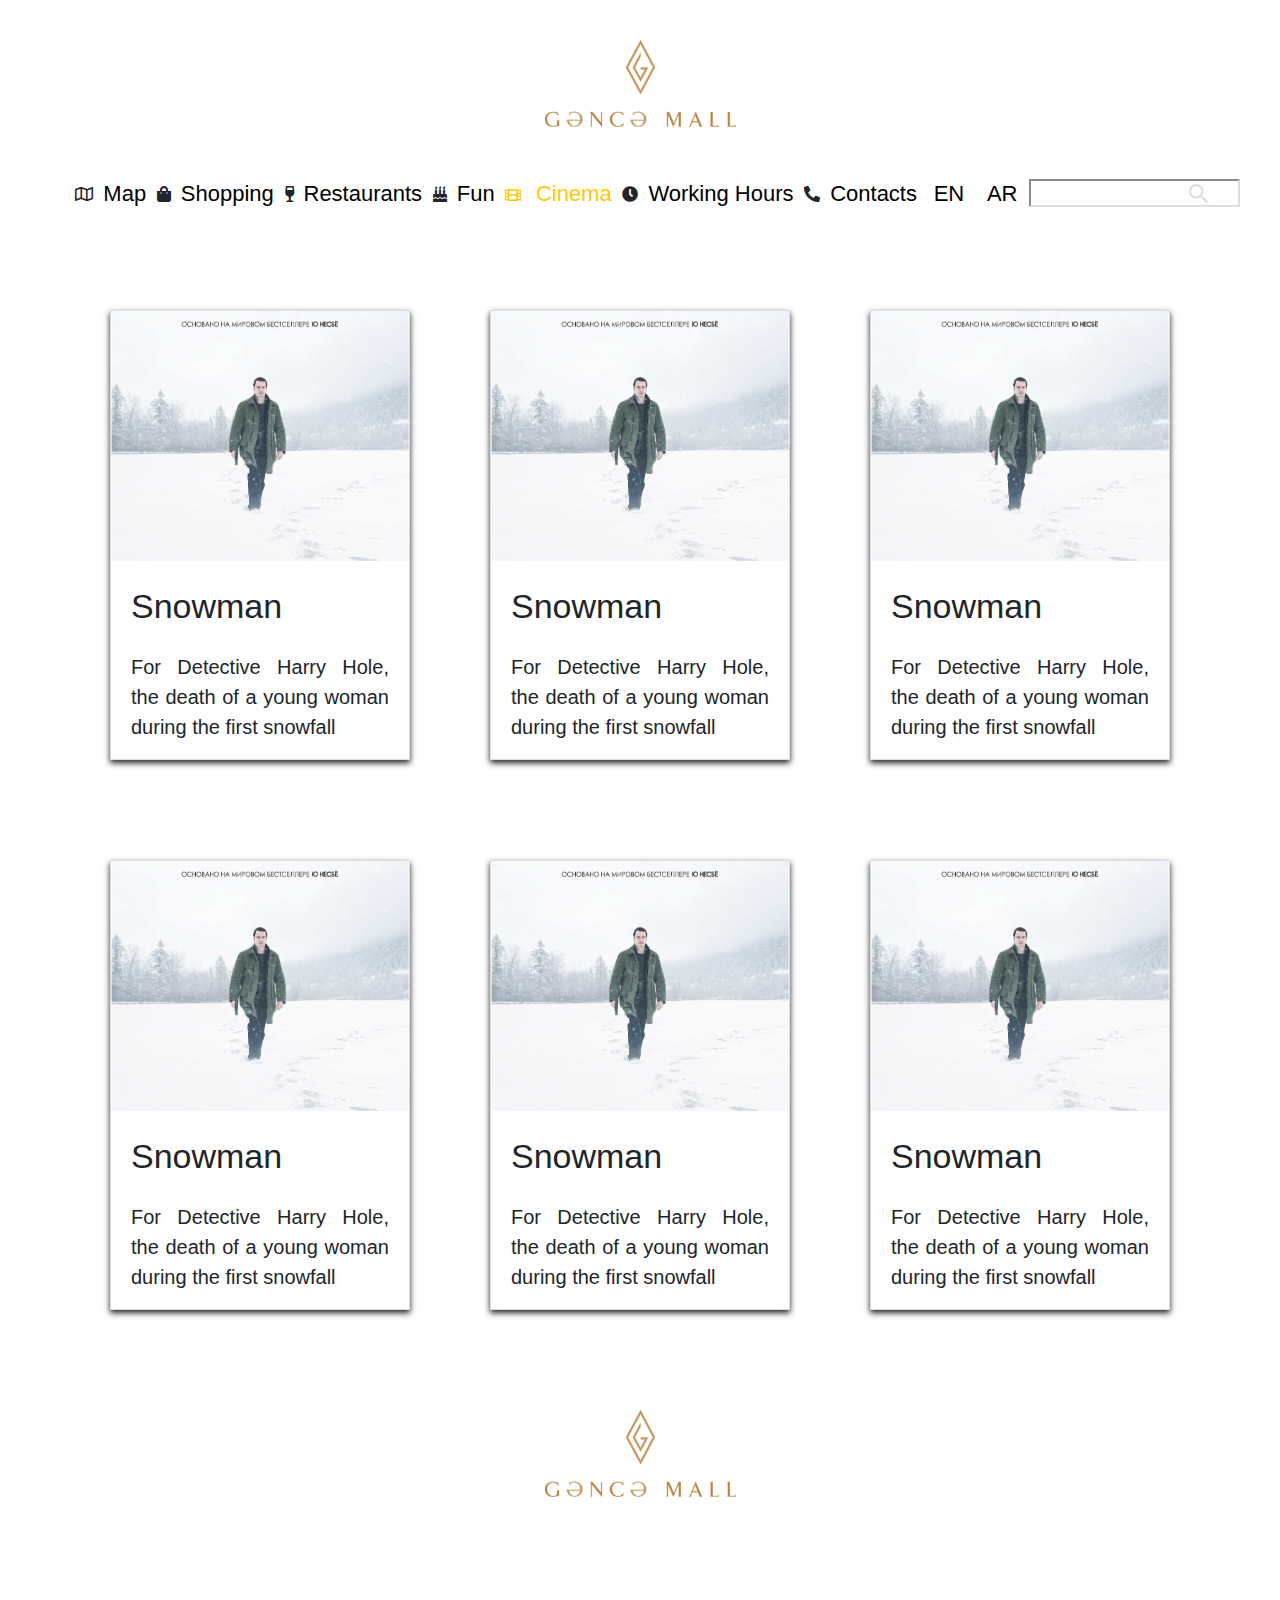
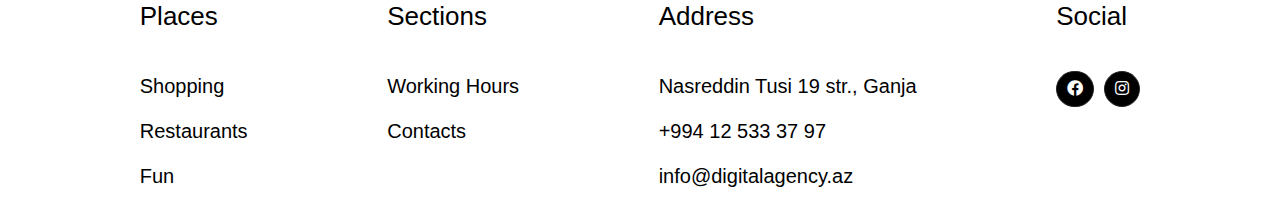
<file: index.html>
<!DOCTYPE html>
<html>
    <head>
        <meta charset="utf-8" />
        <meta name="description" content="......" />
        <meta name="author" content="bassam osama" />
        <title>Cinema page</title>
        <link rel="stylesheet" href="css/lib/all.min.css" />
        <link rel="stylesheet" href="css/lib/bootstrap.css" />
        <link rel="stylesheet" href="css/style.css" />
        <link rel="stylesheet" href="css/media.css" />
    </head>
    <body>
        <nav>
            <div class="container">
                <div class="content">
                        <div class="logo">
                            <img src="images/logo.png">
                        </div>
                    <div class="nav-items">
                        <ul class="items">
                          <li class="nav-items-logo">
                              <i class="far fa-map"></i>
                              <a href="map-page.html" class="nav-items-text">Map</a>
                          </li>
                          <li class="nav-items-logo">
                              <i class="fas fa-shopping-bag"></i>
                              <a href="article-page.html" class="nav-items-text">Shopping</a>
                          </li>
                          <li class="nav-items-logo">
                              <i class="fas fa-wine-glass-alt"></i>
                              <a href="#" class="nav-items-text">Restaurants</a>
                          </li>
                          <li class="nav-items-logo">
                              <i class="fas fa-birthday-cake"></i>
                              <a href="news-page.html" class="nav-items-text">Fun</a>
                          </li>
                          <li class="nav-items-logo-active">
                              <i class="fas fa-film"></i>
                              <a href="#" class="nav-items-text-active">Cinema</a>
                          </li>
                          <li class="nav-items-logo">
                              <i class="fas fa-clock"></i>
                              <a href="#" class="nav-items-text">Working Hours</a>
                          </li>
                          <li class="nav-items-logo">
                              <i class="fas fa-phone-alt"></i>
                              <a href="#" class="nav-items-text">Contacts</a>
                          </li>
                        </ul>
                        <div class="languages">
                          <a href="#" class="lang">EN</a>
                          <a href="#" class="lang">AR</a> 
                        </div>
                        <div class="search-bar">
                          <input type="text" class="search-input">  
                          <img src="images/search.png" class="search-icon">
                        </div>
                    </div>
                </div>
            </div>
        </nav>
        <main>
            <div class="container">
                <div class="content">
                    <div class="movies">
                        <div class="col-4">
                         <div class="movie">
                          <a href="movie-page.html"><img src="images/iceman.png" class="film-img"></a>
                          <div class="text">
                           <div class="name">Snowman</div>
                           <p class="des">For Detective Harry Hole, the death of a young woman during the first snowfall</p>
                          </div>
                         </div>
                        </div>
                        <div class="col-4">
                         <div class="movie">
                            <a href="movie-page.html"><img src="images/iceman.png" class="film-img"></a>
                          <div class="text">
                           <div class="name">Snowman</div>
                           <p class="des">For Detective Harry Hole, the death of a young woman during the first snowfall</p>
                          </div>
                         </div>
                        </div>
                        <div class="col-4">
                         <div class="movie">
                            <a href="movie-page.html"><img src="images/iceman.png" class="film-img"></a>
                          <div class="text">
                           <div class="name">Snowman</div>
                           <p class="des">For Detective Harry Hole, the death of a young woman during the first snowfall</p>
                          </div>
                         </div>
                        </div>
                    </div>
                    <div class="movies">
                        <div class="col-4">
                         <div class="movie">
                            <a href="movie-page.html"><img src="images/iceman.png" class="film-img"></a>
                          <div class="text">
                           <div class="name">Snowman</div>
                           <p class="des">For Detective Harry Hole, the death of a young woman during the first snowfall</p>
                          </div>
                         </div>
                        </div>
                        <div class="col-4">
                         <div class="movie">
                            <a href="movie-page.html"><img src="images/iceman.png" class="film-img"></a>
                          <div class="text">
                           <div class="name">Snowman</div>
                           <p class="des">For Detective Harry Hole, the death of a young woman during the first snowfall</p>
                          </div>
                         </div>
                        </div>
                        <div class="col-4">
                         <div class="movie">
                            <a href="movie-page.html"><img src="images/iceman.png" class="film-img"></a>
                          <div class="text">
                           <div class="name">Snowman</div>
                           <p class="des">For Detective Harry Hole, the death of a young woman during the first snowfall</p>
                          </div>
                         </div>
                        </div>
                    </div>
                </div>
            </div>
        </main>
        <footer>
            <div class="container">
                <div class="content">
                    <div class="header">
                        <img src="images/logo.png">
                    </div>
                    <div class="footer-items">
                        <div class="footer-list">
                            <div class="item-header">
                                <a href="#" class="item-header">Places</a>
                            </div>
                            <div class="item-selections"> 
                                <a href="#" class="item-selections">Shopping</a>
                            </div>
                            <div class="item-selections">
                                <a href="#" class="item-selections">Restaurants</a>
                            </div>
                            <div class="item-selections">
                                <a href="#" class="item-selections">Fun</a>
                            </div>
                        </div>
                        <div class="footer-list">
                            <div class="item-header">
                                <a href="#" class="item-header">Sections</a>
                            </div>
                            <div class="item-selections"> 
                                <a href="#" class="item-selections">Working Hours</a>
                            </div>
                            <div class="item-selections">
                                <a href="#" class="item-selections">Contacts</a>
                            </div>
                        </div>
                        <div class="footer-list">
                            <div class="item-header">
                                <a href="#" class="item-header">Address</a>
                            </div>
                            <div class="item-selections"> 
                                <a href="#" class="item-selections">Nasreddin Tusi 19 str., Ganja</a>
                            </div>
                            <div class="item-selections">
                                <a href="tel:+994-12-533-37-97" class="item-selections">+994 12 533 37 97</a>
                            </div>
                            <div class="item-selections">
                                <a href="mailto:info@google.com" class="item-selections">info@digitalagency.az</a>
                            </div>
                        </div>
                        <div class="footer-list">
                            <div class="item-header">
                                <a href="#" class="item-header">Social</a>
                            </div>
                            <div class="social">
                                <div class="face">
                                <a href="#" class="social-link"><i class="fab fa-facebook"></i></a>
                                </div>
                                <div class="insta">
                                <a href="#" class="social-link"><i class="fab fa-instagram"></i></a>
                                </div>
                            </div>
                        </div>
                    </div>    
                </div>
            </div>
        </footer>
         <script src="js/lib/jquery.slim.min.js"></script>
         <script src="js/lib/bootstrap.bundle.min.js"></script>
    </body>
</html>
</file>
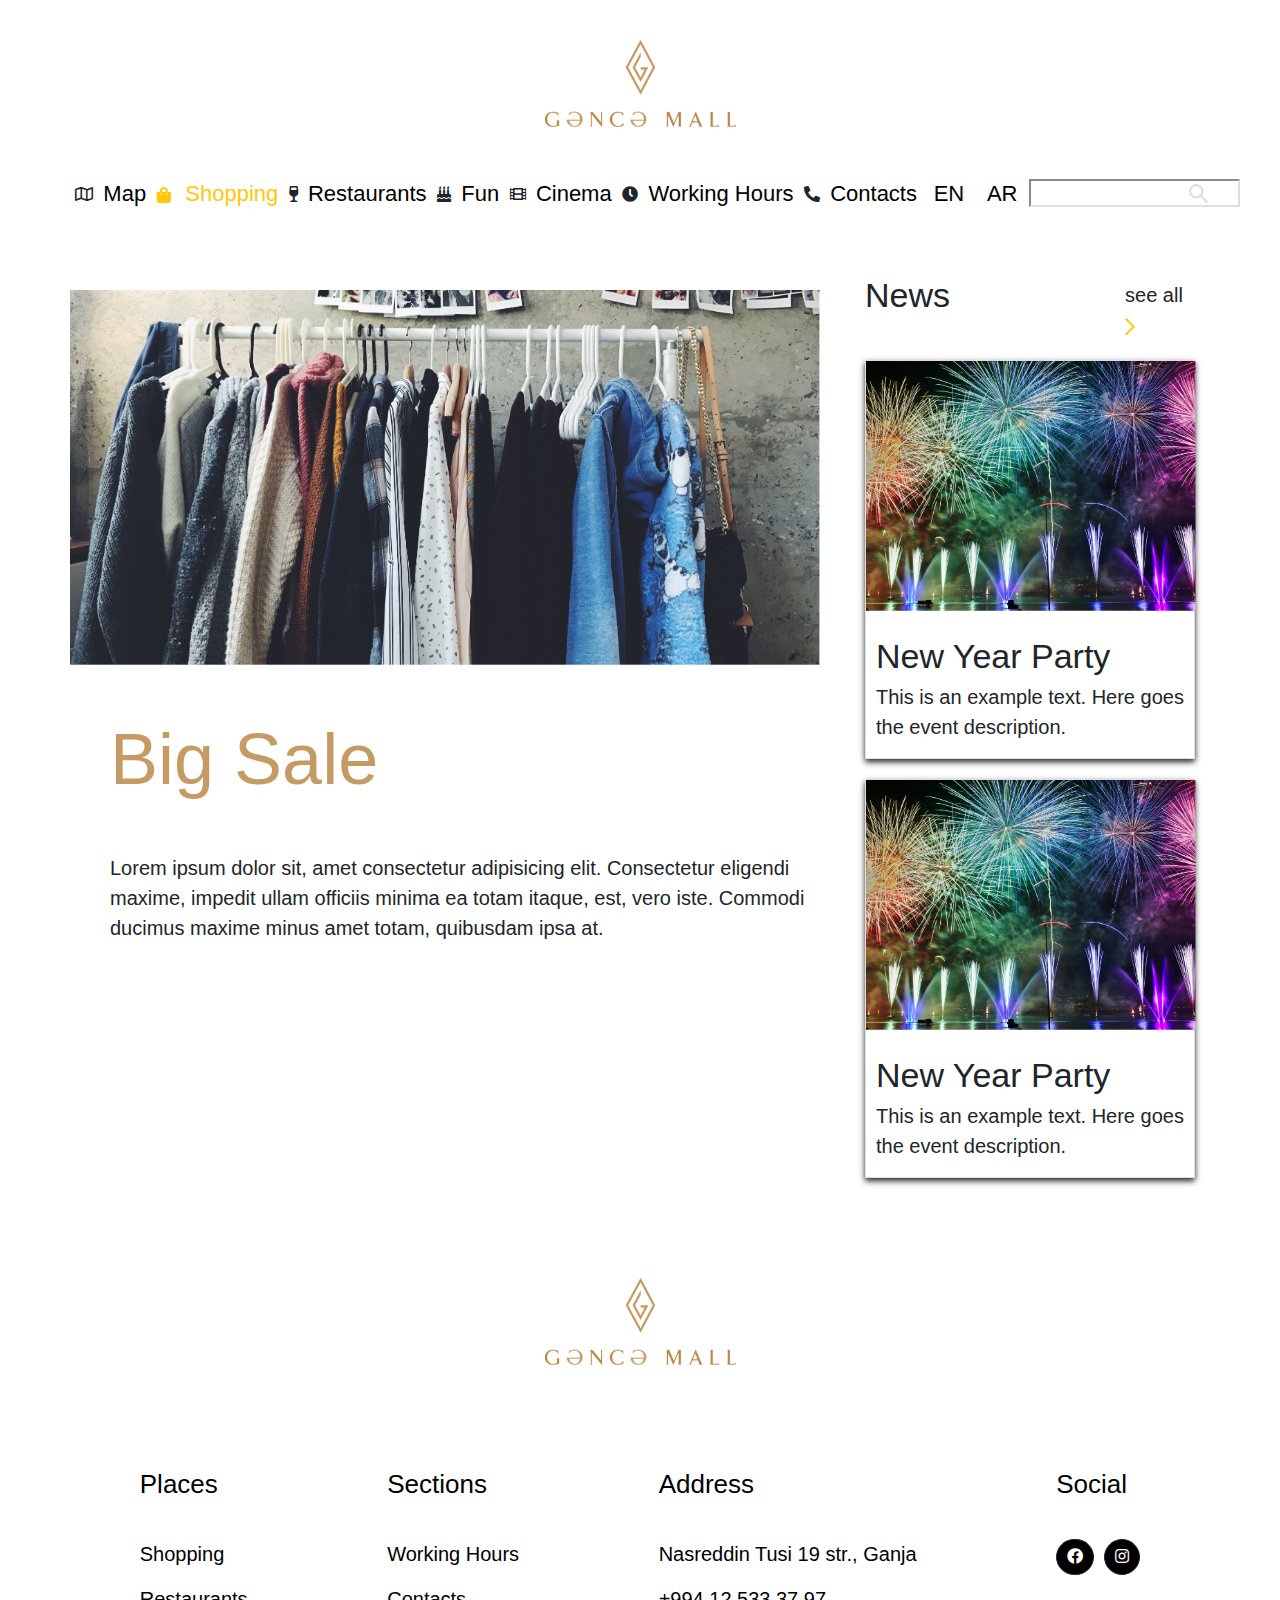
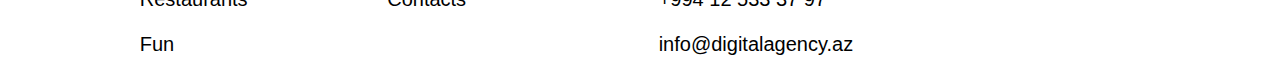
<file: article-page.html>
<!DOCTYPE html>
<html>
    <head>
        <meta charset="utf-8" />
        <meta name="description" content="......" />
        <meta name="author" content="bassam osama" />
        <title>Article page</title>
        <link rel="stylesheet" href="css/lib/all.min.css" />
        <link rel="stylesheet" href="css/lib/bootstrap.css" />
        <link rel="stylesheet" href="css/style.css" />
        <link rel="stylesheet" href="css/media.css" />
    </head>
    <body>
        <nav>
            <div class="container">
                <div class="content">
                        <div class="logo">
                            <img src="images/logo.png">
                        </div>
                    <div class="nav-items">
                        <ul class="items">
                          <li class="nav-items-logo">
                              <i class="far fa-map"></i>
                              <a href="map-page.html" class="nav-items-text">Map</a>
                          </li>
                          <li class="nav-items-logo-active">
                              <i class="fas fa-shopping-bag"></i>
                              <a href="#" class="nav-items-text-active">Shopping</a>
                          </li>
                          <li class="nav-items-logo">
                              <i class="fas fa-wine-glass-alt"></i>
                              <a href="#" class="nav-items-text">Restaurants</a>
                          </li>
                          <li class="nav-items-logo">
                              <i class="fas fa-birthday-cake"></i>
                              <a href="news-page.html" class="nav-items-text">Fun</a>
                          </li>
                          <li class="nav-items-logo">
                              <i class="fas fa-film"></i>
                              <a href="index.html" class="nav-items-text">Cinema</a>
                          </li>
                          <li class="nav-items-logo">
                              <i class="fas fa-clock"></i>
                              <a href="#" class="nav-items-text">Working Hours</a>
                          </li>
                          <li class="nav-items-logo">
                              <i class="fas fa-phone-alt"></i>
                              <a href="#" class="nav-items-text">Contacts</a>
                          </li>
                        </ul>
                        <div class="languages">
                          <a href="#" class="lang">EN</a>
                          <a href="#" class="lang">AR</a> 
                        </div>
                        <div class="search-bar">
                          <input type="text" class="search-input">  
                          <img src="images/search.png" class="search-icon">
                        </div>
                    </div>
                </div>
            </div>
        </nav>
        <main>
            <div class="container">
                <div class="content">
                  <div class="row">
                   <div class="col-8">
                    <div class="shopping-left">
                        <img src="images/clothes.png">
                    </div>
                    <div class="big-sale">
                        <span>Big Sale</span>
                    </div>
                    <div class="des">
                        <p>Lorem ipsum dolor sit, amet consectetur adipisicing elit. Consectetur eligendi maxime, impedit ullam officiis minima ea totam itaque, est, vero iste. Commodi ducimus maxime minus amet totam, quibusdam ipsa at.</p>
                    </div>
                   </div>
                   <div class="col-4"> 
                    <div class="shopping-right">
                       <div class="col">
                        <div class="new">
                            <div><span>News</span></div>
                            <div class="see-all">
                                <span>see all</span>
                                <img src="images/arrow-right.png">
                            </div>
                        </div>   
                        <div class="movie">
                            <img src="images/festival.png" class="film-img">
                            <div class="text">
                             <div class="name">New Year Party</div>
                             <p class="des">This is an example text. Here goes the event description.</p>
                            </div>
                        </div>
                        <div class="movie">
                            <img src="images/festival.png" class="film-img">
                            <div class="text">
                             <div class="name">New Year Party</div>
                             <p class="des">This is an example text. Here goes the event description.</p>
                            </div>
                        </div>
                       </div>    
                    </div>
                   </div>
                  </div>  
                </div>
            </div>
        </main>
        <footer>
            <div class="container">
                <div class="content">
                    <div class="header">
                        <img src="images/logo.png">
                    </div>
                    <div class="footer-items">
                        <div class="footer-list">
                            <div class="item-header">
                                <a href="#" class="item-header">Places</a>
                            </div>
                            <div class="item-selections"> 
                                <a href="#" class="item-selections">Shopping</a>
                            </div>
                            <div class="item-selections">
                                <a href="#" class="item-selections">Restaurants</a>
                            </div>
                            <div class="item-selections">
                                <a href="#" class="item-selections">Fun</a>
                            </div>
                        </div>
                        <div class="footer-list">
                            <div class="item-header">
                                <a href="#" class="item-header">Sections</a>
                            </div>
                            <div class="item-selections"> 
                                <a href="#" class="item-selections">Working Hours</a>
                            </div>
                            <div class="item-selections">
                                <a href="#" class="item-selections">Contacts</a>
                            </div>
                        </div>
                        <div class="footer-list">
                            <div class="item-header">
                                <a href="#" class="item-header">Address</a>
                            </div>
                            <div class="item-selections"> 
                                <a href="#" class="item-selections">Nasreddin Tusi 19 str., Ganja</a>
                            </div>
                            <div class="item-selections">
                                <a href="tel:+994-12-533-37-97" class="item-selections">+994 12 533 37 97</a>
                            </div>
                            <div class="item-selections">
                                <a href="mailto:info@google.com" class="item-selections">info@digitalagency.az</a>
                            </div>
                        </div>
                        <div class="footer-list">
                            <div class="item-header">
                                <a href="#" class="item-header">Social</a>
                            </div>
                            <div class="social">
                                <div class="face">
                                <a href="#" class="social-link"><i class="fab fa-facebook"></i></a>
                                </div>
                                <div class="insta">
                                <a href="#" class="social-link"><i class="fab fa-instagram"></i></a>
                                </div>
                            </div>
                        </div>
                    </div>    
                </div>
            </div>
        </footer>
        <script src="js/lib/jquery.slim.min.js"></script>
        <script src="js/lib/bootstrap.bundle.min.js"></script>
    </body>
</html>
</file>
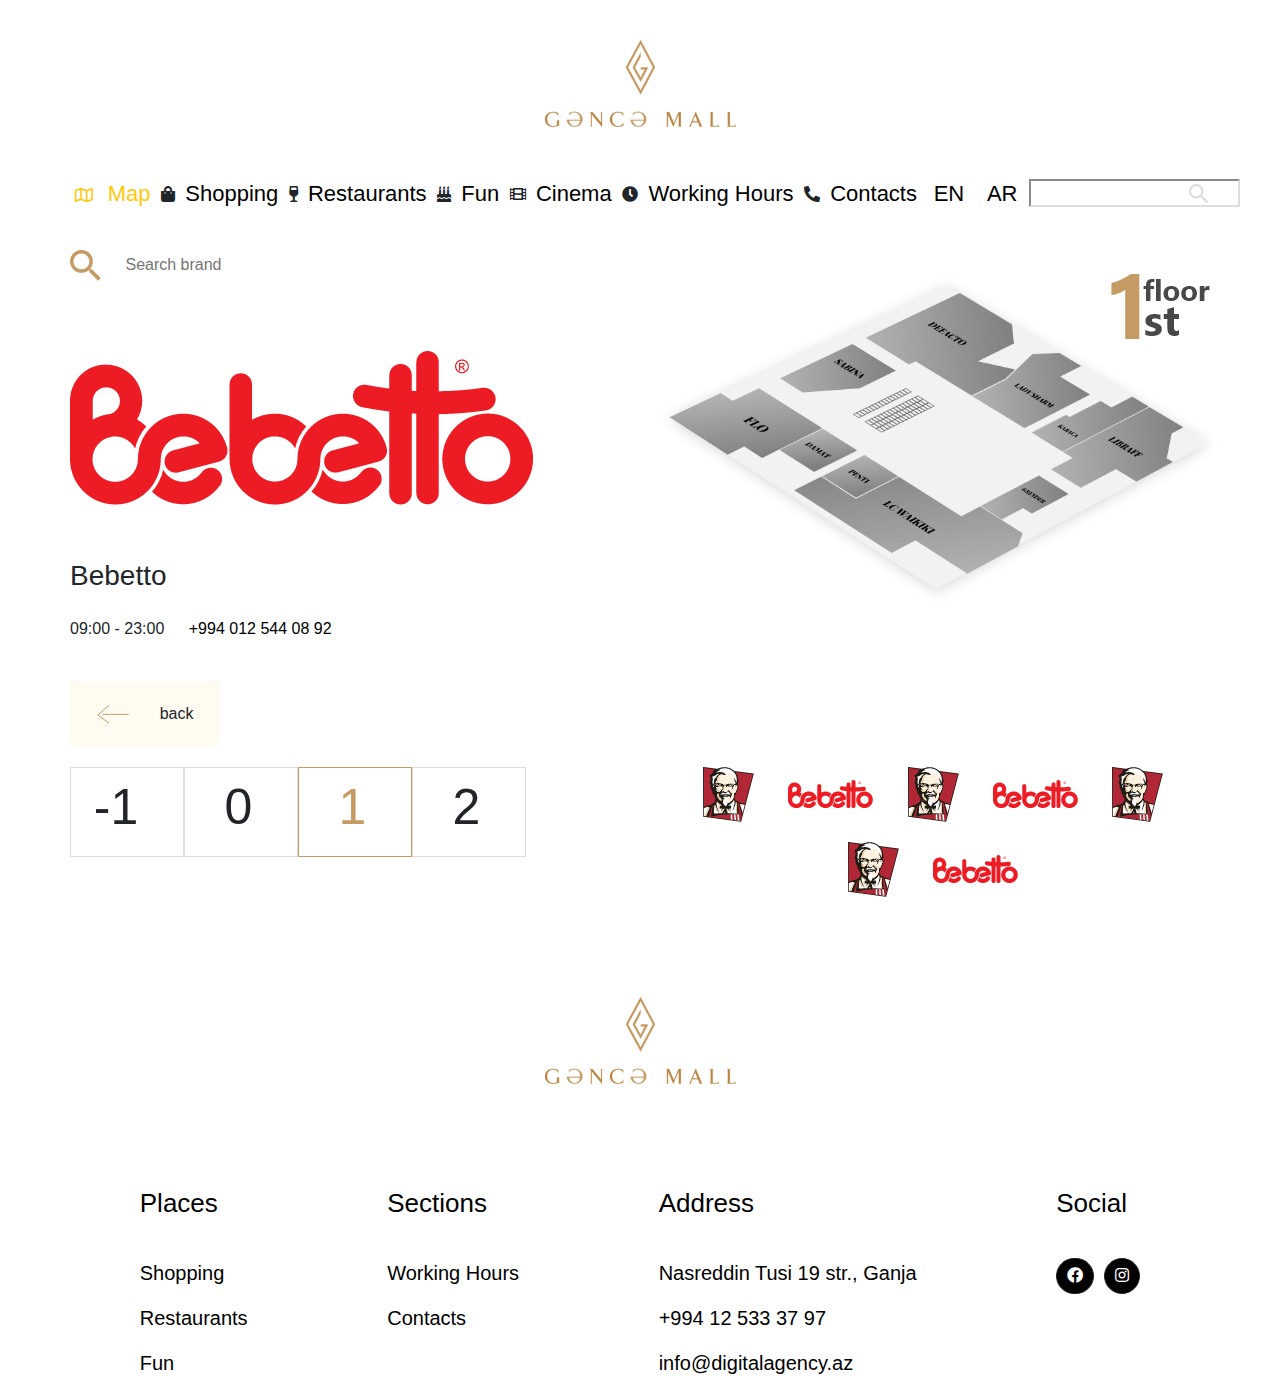
<file: map-brand-page.html>
<!DOCTYPE html>
<html>
    <head>
        <meta charset="utf-8" />
        <meta name="description" content="......" />
        <meta name="author" content="bassam osama" />
        <title>Map brand page</title>
        <link rel="stylesheet" href="css/lib/all.min.css" />
        <link rel="stylesheet" href="css/lib/bootstrap.css" />
        <link rel="stylesheet" href="css/style.css" />
        <link rel="stylesheet" href="css/media.css" />
    </head>
    <body>
        <nav>
            <div class="container">
                <div class="content">
                        <div class="logo">
                            <img src="images/logo.png">
                        </div>
                    <div class="nav-items">
                        <ul class="items">
                          <li class="nav-items-logo-active">
                              <i class="far fa-map"></i>
                              <a href="map-page.html" class="nav-items-text-active">Map</a>
                          </li>
                          <li class="nav-items-logo">
                              <i class="fas fa-shopping-bag"></i>
                              <a href="article-page.html" class="nav-items-text">Shopping</a>
                          </li>
                          <li class="nav-items-logo">
                              <i class="fas fa-wine-glass-alt"></i>
                              <a href="#" class="nav-items-text">Restaurants</a>
                          </li>
                          <li class="nav-items-logo">
                              <i class="fas fa-birthday-cake"></i>
                              <a href="news-page.html" class="nav-items-text">Fun</a>
                          </li>
                          <li class="nav-items-logo">
                              <i class="fas fa-film"></i>
                              <a href="index.html" class="nav-items-text">Cinema</a>
                          </li>
                          <li class="nav-items-logo">
                              <i class="fas fa-clock"></i>
                              <a href="#" class="nav-items-text">Working Hours</a>
                          </li>
                          <li class="nav-items-logo">
                              <i class="fas fa-phone-alt"></i>
                              <a href="#" class="nav-items-text">Contacts</a>
                          </li>
                        </ul>
                        <div class="languages">
                          <a href="#" class="lang">EN</a>
                          <a href="#" class="lang">AR</a> 
                        </div>
                        <div class="search-bar">
                          <input type="text" class="search-input">  
                          <img src="images/search.png" class="search-icon">
                        </div>
                    </div>
                </div>
            </div>
        </nav>
        <main>
            <div class="container">
                <div class="content">
                 <div class="content-brand">
                    <div class="left">
                        <div class="search-bar">
                         <img src="images/search-colored.png" class="search-icon">
                         <input type="text" placeholder="Search brand" class="search-input">
                        </div>
                        <div class="logo-lr">
                            <img src="images/bebetto-lg.png">
                        </div>
                        <span class="des">Bebetto</span>
                        <div class="info">
                            <span>09:00 - 23:00</span>
                            <a href="tel:+994-012-544-08-92" class="brand-contact-num">+994 012 544 08 92</a>
                        </div>
                        <div class="btn">
                            <img src="images/arrow.png">
                            <span>back</span>
                        </div>
                    </div>
                    <div class="right">
                         <img src="images/first-floor-map.png" class="map">
                         <img src="images/1.png" class="number">
                         <img src="images/floor.png" class="floor-txt">
                         <img src="images/st.png" class="st">
                    </div>
                 </div>
                 <div class="floor">
                  <div class="scores">
                   <div  class="box">
                      <h4 class="num">-1</h4>
                   </div>
                   <div class="box">
                      <h4 class="num">0</h4>
                   </div>
                   <div class="box-active">
                      <h4 class="num-active">1</h4>
                   </div>
                   <div class="box">
                      <h4 class="num">2</h4>
                   </div>
                  </div>
                  <div class="floor-brands">
                      <div>
                          <img src="images/kfc.png">
                          <a href="map-brand-page.html"><img src="images/bebetto.png"></a>
                          <img src="images/kfc.png">
                          <a href="map-brand-page.html"><img src="images/bebetto.png"></a>
                          <img src="images/kfc.png">
                      </div>
                      <div>
                        <img src="images/kfc.png">
                        <a href="map-brand-page.html"><img src="images/bebetto.png"></a>
                      </div>
                  </div>
                 </div> 
                </div>
            </div>
        </main>
        <footer>
            <div class="container">
                <div class="content">
                    <div class="header">
                        <img src="images/logo.png">
                    </div>
                    <div class="footer-items">
                        <div class="footer-list">
                            <div class="item-header">
                                <a href="#" class="item-header">Places</a>
                            </div>
                            <div class="item-selections"> 
                                <a href="#" class="item-selections">Shopping</a>
                            </div>
                            <div class="item-selections">
                                <a href="#" class="item-selections">Restaurants</a>
                            </div>
                            <div class="item-selections">
                                <a href="#" class="item-selections">Fun</a>
                            </div>
                        </div>
                        <div class="footer-list">
                            <div class="item-header">
                                <a href="#" class="item-header">Sections</a>
                            </div>
                            <div class="item-selections"> 
                                <a href="#" class="item-selections">Working Hours</a>
                            </div>
                            <div class="item-selections">
                                <a href="#" class="item-selections">Contacts</a>
                            </div>
                        </div>
                        <div class="footer-list">
                            <div class="item-header">
                                <a href="#" class="item-header">Address</a>
                            </div>
                            <div class="item-selections"> 
                                <a href="#" class="item-selections">Nasreddin Tusi 19 str., Ganja</a>
                            </div>
                            <div class="item-selections">
                                <a href="tel:+994-12-533-37-97" class="item-selections">+994 12 533 37 97</a>
                            </div>
                            <div class="item-selections">
                                <a href="mailto:info@google.com" class="item-selections">info@digitalagency.az</a>
                            </div>
                        </div>
                        <div class="footer-list">
                            <div class="item-header">
                                <a href="#" class="item-header">Social</a>
                            </div>
                            <div class="social">
                                <div class="face">
                                <a href="#" class="social-link"><i class="fab fa-facebook"></i></a>
                                </div>
                                <div class="insta">
                                <a href="#" class="social-link"><i class="fab fa-instagram"></i></a>
                                </div>
                            </div>
                        </div>
                    </div>    
                </div>
            </div>
        </footer>
        <script src="js/lib/jquery.slim.min.js"></script>
        <script src="js/lib/bootstrap.bundle.min.js"></script>
    </body>
</html>
</file>
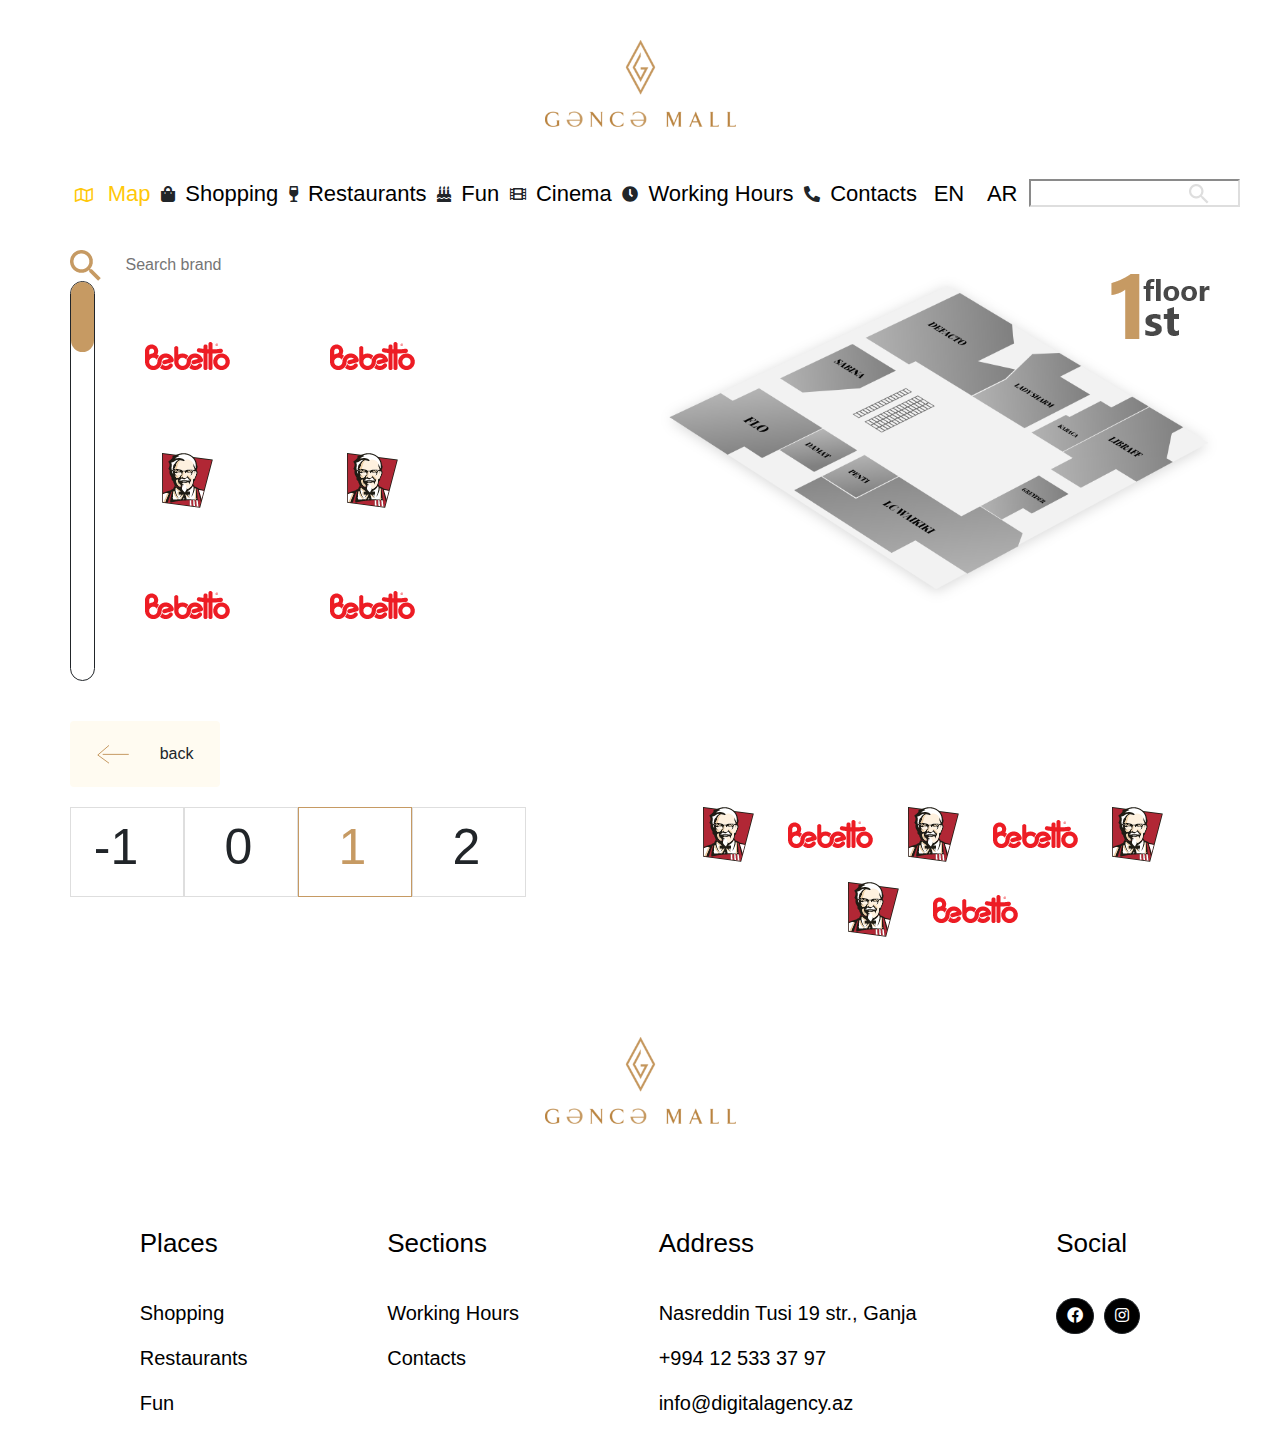
<file: map-page-categories.html>
<!DOCTYPE html>
<html>
    <head>
        <meta charset="utf-8" />
        <meta name="description" content="......" />
        <meta name="author" content="bassam osama" />
        <title>Map categories page</title>
        <link rel="stylesheet" href="css/lib/all.min.css" />
        <link rel="stylesheet" href="css/lib/bootstrap.css" />
        <link rel="stylesheet" href="css/style.css" />
        <link rel="stylesheet" href="css/media.css" />
    </head>
    <body>
        <nav>
            <div class="container">
                <div class="content">
                        <div class="logo">
                            <img src="images/logo.png">
                        </div>
                    <div class="nav-items">
                        <ul class="items">
                          <li class="nav-items-logo-active">
                              <i class="far fa-map"></i>
                              <a href="map-page.html" class="nav-items-text-active">Map</a>
                          </li>
                          <li class="nav-items-logo">
                              <i class="fas fa-shopping-bag"></i>
                              <a href="article-page.html" class="nav-items-text">Shopping</a>
                          </li>
                          <li class="nav-items-logo">
                              <i class="fas fa-wine-glass-alt"></i>
                              <a href="#" class="nav-items-text">Restaurants</a>
                          </li>
                          <li class="nav-items-logo">
                              <i class="fas fa-birthday-cake"></i>
                              <a href="news-page.html" class="nav-items-text">Fun</a>
                          </li>
                          <li class="nav-items-logo">
                              <i class="fas fa-film"></i>
                              <a href="index.html" class="nav-items-text">Cinema</a>
                          </li>
                          <li class="nav-items-logo">
                              <i class="fas fa-clock"></i>
                              <a href="#" class="nav-items-text">Working Hours</a>
                          </li>
                          <li class="nav-items-logo">
                              <i class="fas fa-phone-alt"></i>
                              <a href="#" class="nav-items-text">Contacts</a>
                          </li>
                        </ul>
                        <div class="languages">
                          <a href="#" class="lang">EN</a>
                          <a href="#" class="lang">AR</a> 
                        </div>
                        <div class="search-bar">
                          <input type="text" class="search-input">  
                          <img src="images/search.png" class="search-icon">
                        </div>
                    </div>
                </div>
            </div>
        </nav>
        <main>
            <div class="container">
                <div class="content">
                 <div class="content-brand">
                    <div class="left">
                        <div class="search-bar">
                         <img src="images/search-colored.png" class="search-icon">
                         <input type="text" placeholder="Search brand" class="search-input">
                        </div>
                        <div class="categories">
                            <div class="scroll-bar">
                                <div class="scroll">
                                </div>
                            </div>
                            <div class="brands-row">
                                <a href="map-brand-page.html"><img src="images/bebetto.png"></a>
                                <img src="images/kfc.png">
                                <a href="map-brand-page.html"><img src="images/bebetto.png"></a>
                            </div>
                            <div class="brands-row">
                                <a href="map-brand-page.html"><img src="images/bebetto.png"></a>
                                <img src="images/kfc.png">
                                <a href="map-brand-page.html"><img src="images/bebetto.png"></a>
                            </div>
                        </div>
                        <div class="btn">
                            <img src="images/arrow.png">
                            <span>back</span>
                        </div>
                    </div>
                    <div class="right">
                         <img src="images/first-floor-map.png" class="map">
                         <img src="images/1.png" class="number">
                         <img src="images/floor.png" class="floor-txt">
                         <img src="images/st.png" class="st">
                    </div>
                 </div>
                 <div class="floor">
                  <div class="scores">
                   <div  class="box">
                      <h4 class="num">-1</h4>
                   </div>
                   <div class="box">
                      <h4 class="num">0</h4>
                   </div>
                   <div class="box-active">
                      <h4 class="num-active">1</h4>
                   </div>
                   <div class="box">
                      <h4 class="num">2</h4>
                   </div>
                  </div>
                  <div class="floor-brands">
                      <div>
                          <img src="images/kfc.png">
                          <a href="map-brand-page.html"><img src="images/bebetto.png"></a>
                          <img src="images/kfc.png">
                          <a href="map-brand-page.html"><img src="images/bebetto.png"></a>
                          <img src="images/kfc.png">
                      </div>
                      <div>
                        <img src="images/kfc.png">
                        <a href="map-brand-page.html"><img src="images/bebetto.png"></a>
                      </div>
                  </div>
                 </div> 
                </div>
            </div>
        </main>
        <footer>
            <div class="container">
                <div class="content">
                    <div class="header">
                        <img src="images/logo.png">
                    </div>
                    <div class="footer-items">
                        <div class="footer-list">
                            <div class="item-header">
                                <a href="#" class="item-header">Places</a>
                            </div>
                            <div class="item-selections"> 
                                <a href="#" class="item-selections">Shopping</a>
                            </div>
                            <div class="item-selections">
                                <a href="#" class="item-selections">Restaurants</a>
                            </div>
                            <div class="item-selections">
                                <a href="#" class="item-selections">Fun</a>
                            </div>
                        </div>
                        <div class="footer-list">
                            <div class="item-header">
                                <a href="#" class="item-header">Sections</a>
                            </div>
                            <div class="item-selections"> 
                                <a href="#" class="item-selections">Working Hours</a>
                            </div>
                            <div class="item-selections">
                                <a href="#" class="item-selections">Contacts</a>
                            </div>
                        </div>
                        <div class="footer-list">
                            <div class="item-header">
                                <a href="#" class="item-header">Address</a>
                            </div>
                            <div class="item-selections"> 
                                <a href="#" class="item-selections">Nasreddin Tusi 19 str., Ganja</a>
                            </div>
                            <div class="item-selections">
                                <a href="tel:+994-12-533-37-97" class="item-selections">+994 12 533 37 97</a>
                            </div>
                            <div class="item-selections">
                                <a href="mailto:info@google.com" class="item-selections">info@digitalagency.az</a>
                            </div>
                        </div>
                        <div class="footer-list">
                            <div class="item-header">
                                <a href="#" class="item-header">Social</a>
                            </div>
                            <div class="social">
                                <div class="face">
                                <a href="#" class="social-link"><i class="fab fa-facebook"></i></a>
                                </div>
                                <div class="insta">
                                <a href="#" class="social-link"><i class="fab fa-instagram"></i></a>
                                </div>
                            </div>
                        </div>
                    </div>    
                </div>
            </div>
        </footer>
        <script src="js/lib/jquery.slim.min.js"></script>
        <script src="js/lib/bootstrap.bundle.min.js"></script>
    </body>
</html>
</file>
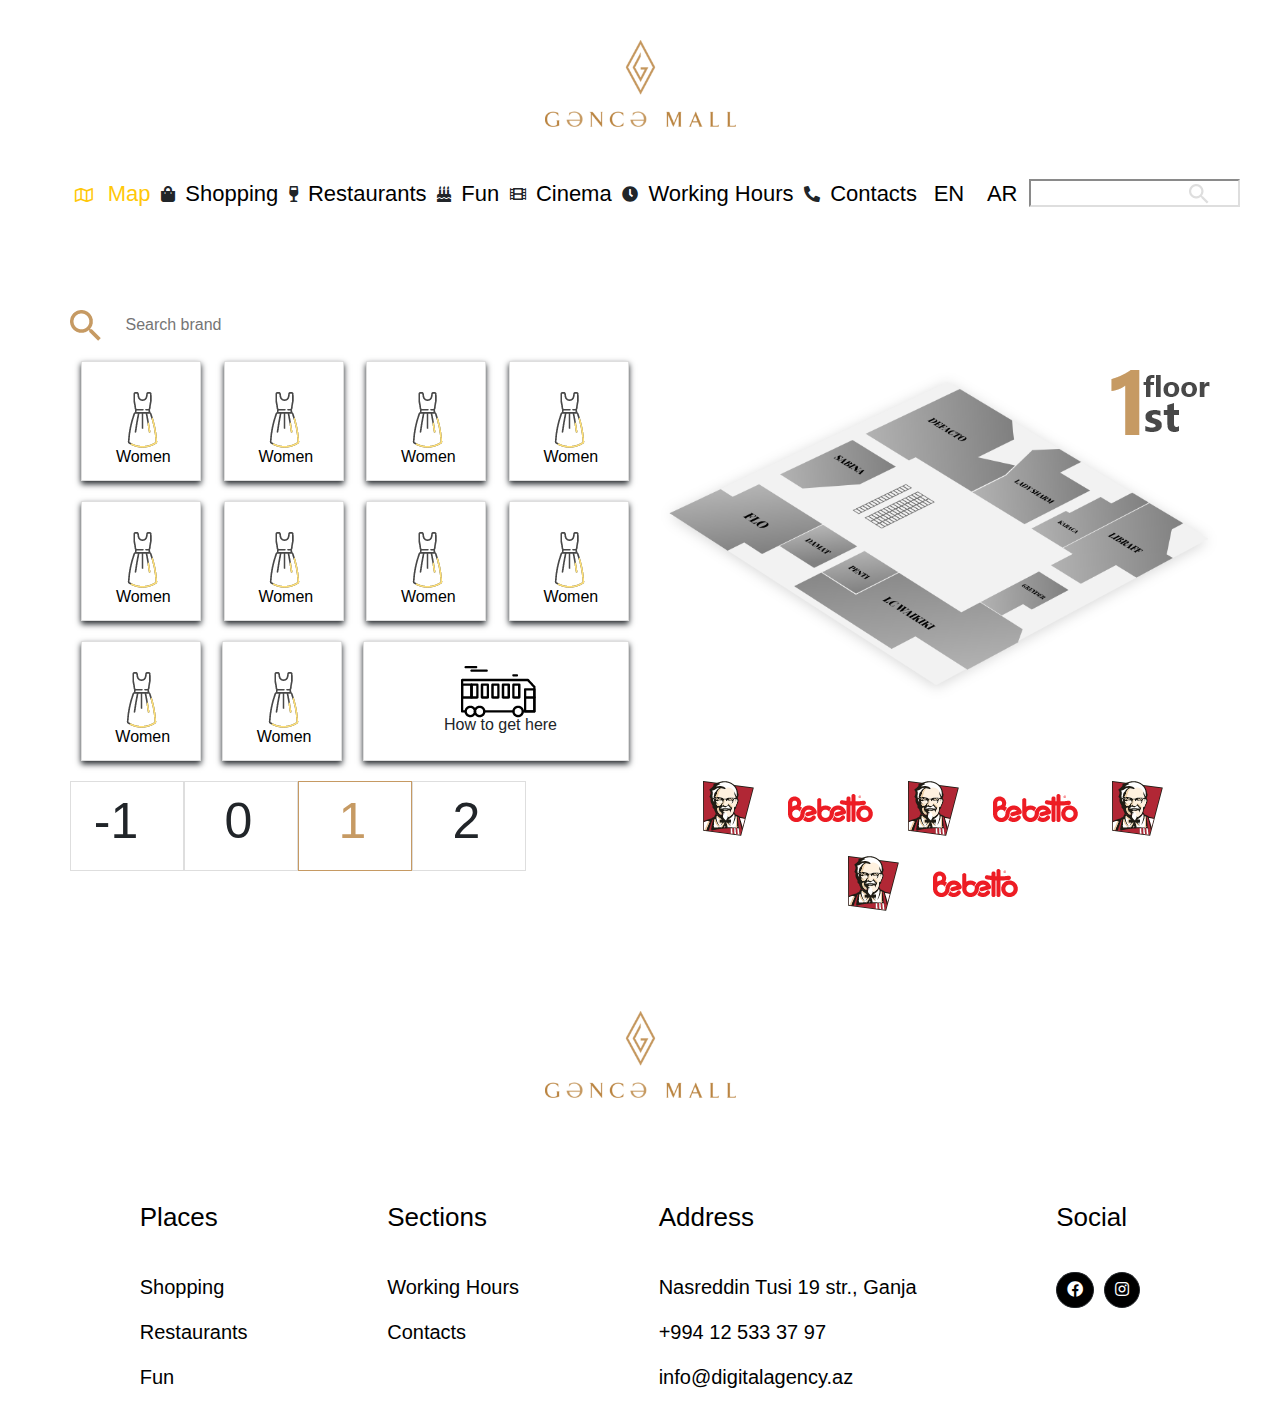
<file: map-page.html>
<!DOCTYPE html>
<html>
    <head>
        <meta charset="utf-8" />
        <meta name="description" content="......" />
        <meta name="author" content="bassam osama" />
        <title>Map page</title>
        <link rel="stylesheet" href="css/lib/all.min.css" />
        <link rel="stylesheet" href="css/lib/bootstrap.css" />
        <link rel="stylesheet" href="css/style.css" />
        <link rel="stylesheet" href="css/media.css" />
    </head>
    <body>
        <nav>
            <div class="container">
                <div class="content">
                        <div class="logo">
                            <img src="images/logo.png">
                        </div>
                    <div class="nav-items">
                        <ul class="items">
                          <li class="nav-items-logo-active">
                              <i class="far fa-map"></i>
                              <a href="#" class="nav-items-text-active">Map</a>
                          </li>
                          <li class="nav-items-logo">
                              <i class="fas fa-shopping-bag"></i>
                              <a href="article-page.html" class="nav-items-text">Shopping</a>
                          </li>
                          <li class="nav-items-logo">
                              <i class="fas fa-wine-glass-alt"></i>
                              <a href="#" class="nav-items-text">Restaurants</a>
                          </li>
                          <li class="nav-items-logo">
                              <i class="fas fa-birthday-cake"></i>
                              <a href="news-page.html" class="nav-items-text">Fun</a>
                          </li>
                          <li class="nav-items-logo">
                              <i class="fas fa-film"></i>
                              <a href="index.html" class="nav-items-text">Cinema</a>
                          </li>
                          <li class="nav-items-logo">
                              <i class="fas fa-clock"></i>
                              <a href="#" class="nav-items-text">Working Hours</a>
                          </li>
                          <li class="nav-items-logo">
                              <i class="fas fa-phone-alt"></i>
                              <a href="#" class="nav-items-text">Contacts</a>
                          </li>
                        </ul>
                        <div class="languages">
                          <a href="#" class="lang">EN</a>
                          <a href="#" class="lang">AR</a> 
                        </div>
                        <div class="search-bar">
                          <input type="text" class="search-input">  
                          <img src="images/search.png" class="search-icon">
                        </div>
                    </div>
                </div>
            </div>
        </nav>
        <main>
            <div class="container">
                <div class="content">
                 <div class="content-map">
                    <div class="left">
                         <div class="search-bar">
                         <img src="images/search-colored.png" class="search-icon">
                         <input type="text" placeholder="Search brand" class="search-input">
                         </div>
                         <div class="catgouries">
                            <div class="cat-row">
                             <div class="box">
                                 <a href="map-page-categories.html"><img src="images/dress.png" class="catgoury">
                                 <p class="catgoury-text">Women</p></a>
                             </div>
                             <div class="box">
                                <a href="map-page-categories.html"><img src="images/dress.png" class="catgoury">
                                 <p class="catgoury-text">Women</p></a>
                             </div>
                             <div class="box">
                                <a href="map-page-categories.html"><img src="images/dress.png" class="catgoury">
                                 <p class="catgoury-text">Women</p></a>
                             </div>
                             <div class="box">
                                <a href="map-page-categories.html"><img src="images/dress.png" class="catgoury">
                                 <p class="catgoury-text">Women</p></a>
                             </div>
                            </div>
                            <div class="cat-row">
                                <div class="box">
                                    <a href="map-page-categories.html"><img src="images/dress.png" class="catgoury">
                                    <p class="catgoury-text">Women</p></a>
                                </div>
                                <div class="box">
                                    <a href="map-page-categories.html"><img src="images/dress.png" class="catgoury">
                                    <p class="catgoury-text">Women</p></a>
                                </div>
                                <div class="box">
                                    <a href="map-page-categories.html"><img src="images/dress.png" class="catgoury">
                                    <p class="catgoury-text">Women</p></a>
                                </div>
                                <div class="box">
                                    <a href="map-page-categories.html"><img src="images/dress.png" class="catgoury">
                                    <p class="catgoury-text">Women</p></a>
                                </div>
                               </div>
                            <div class="cat-row">
                                <div class="box">
                                    <a href="map-page-categories.html"><img src="images/dress.png" class="catgoury">
                                    <p class="catgoury-text">Women</p></a>
                                </div>
                                <div class="box">
                                    <a href="map-page-categories.html"><img src="images/dress.png" class="catgoury">
                                    <p class="catgoury-text">Women</p></a>
                                </div>
                                <div class="loc-box">
                                    <img src="images/bus.png" class="loc">
                                    <p class="loc-text">How to get here</p>
                                </div>
                            </div>
                         </div>
                    </div>
                    <div class="right">
                         <img src="images/first-floor-map.png" class="map">
                         <img src="images/1.png" class="number">
                         <img src="images/floor.png" class="floor-txt">
                         <img src="images/st.png" class="st">
                    </div>
                 </div>
                 <div class="floor">
                  <div class="scores">
                   <div  class="box">
                      <h4 class="num">-1</h4>
                   </div>
                   <div class="box">
                      <h4 class="num">0</h4>
                   </div>
                   <div class="box-active">
                      <h4 class="num-active">1</h4>
                   </div>
                   <div class="box">
                      <h4 class="num">2</h4>
                   </div>
                  </div>
                  <div class="floor-brands">
                      <div>
                          <img src="images/kfc.png">
                          <a href="map-brand-page.html"><img src="images/bebetto.png"></a>
                          <img src="images/kfc.png">
                          <a href="map-brand-page.html"><img src="images/bebetto.png"></a>
                          <img src="images/kfc.png">
                      </div>
                      <div>
                        <img src="images/kfc.png">
                        <a href="map-brand-page.html"><img src="images/bebetto.png"></a>
                      </div>
                  </div>
                 </div> 
                </div>
            </div>
        </main>
        <footer>
            <div class="container">
                <div class="content">
                    <div class="header">
                        <img src="images/logo.png">
                    </div>
                    <div class="footer-items">
                        <div class="footer-list">
                            <div class="item-header">
                                <a href="#" class="item-header">Places</a>
                            </div>
                            <div class="item-selections"> 
                                <a href="#" class="item-selections">Shopping</a>
                            </div>
                            <div class="item-selections">
                                <a href="#" class="item-selections">Restaurants</a>
                            </div>
                            <div class="item-selections">
                                <a href="#" class="item-selections">Fun</a>
                            </div>
                        </div>
                        <div class="footer-list">
                            <div class="item-header">
                                <a href="#" class="item-header">Sections</a>
                            </div>
                            <div class="item-selections"> 
                                <a href="#" class="item-selections">Working Hours</a>
                            </div>
                            <div class="item-selections">
                                <a href="#" class="item-selections">Contacts</a>
                            </div>
                        </div>
                        <div class="footer-list">
                            <div class="item-header">
                                <a href="#" class="item-header">Address</a>
                            </div>
                            <div class="item-selections"> 
                                <a href="#" class="item-selections">Nasreddin Tusi 19 str., Ganja</a>
                            </div>
                            <div class="item-selections">
                                <a href="tel:+994-12-533-37-97" class="item-selections">+994 12 533 37 97</a>
                            </div>
                            <div class="item-selections">
                                <a href="mailto:info@google.com" class="item-selections">info@digitalagency.az</a>
                            </div>
                        </div>
                        <div class="footer-list">
                            <div class="item-header">
                                <a href="#" class="item-header">Social</a>
                            </div>
                            <div class="social">
                                <div class="face">
                                <a href="#" class="social-link"><i class="fab fa-facebook"></i></a>
                                </div>
                                <div class="insta">
                                <a href="#" class="social-link"><i class="fab fa-instagram"></i></a>
                                </div>
                            </div>
                        </div>
                    </div>    
                </div>
            </div>
        </footer>
         <script src="js/lib/jquery.slim.min.js"></script>
         <script src="js/lib/bootstrap.bundle.min.js"></script>
    </body>
</html>
</file>
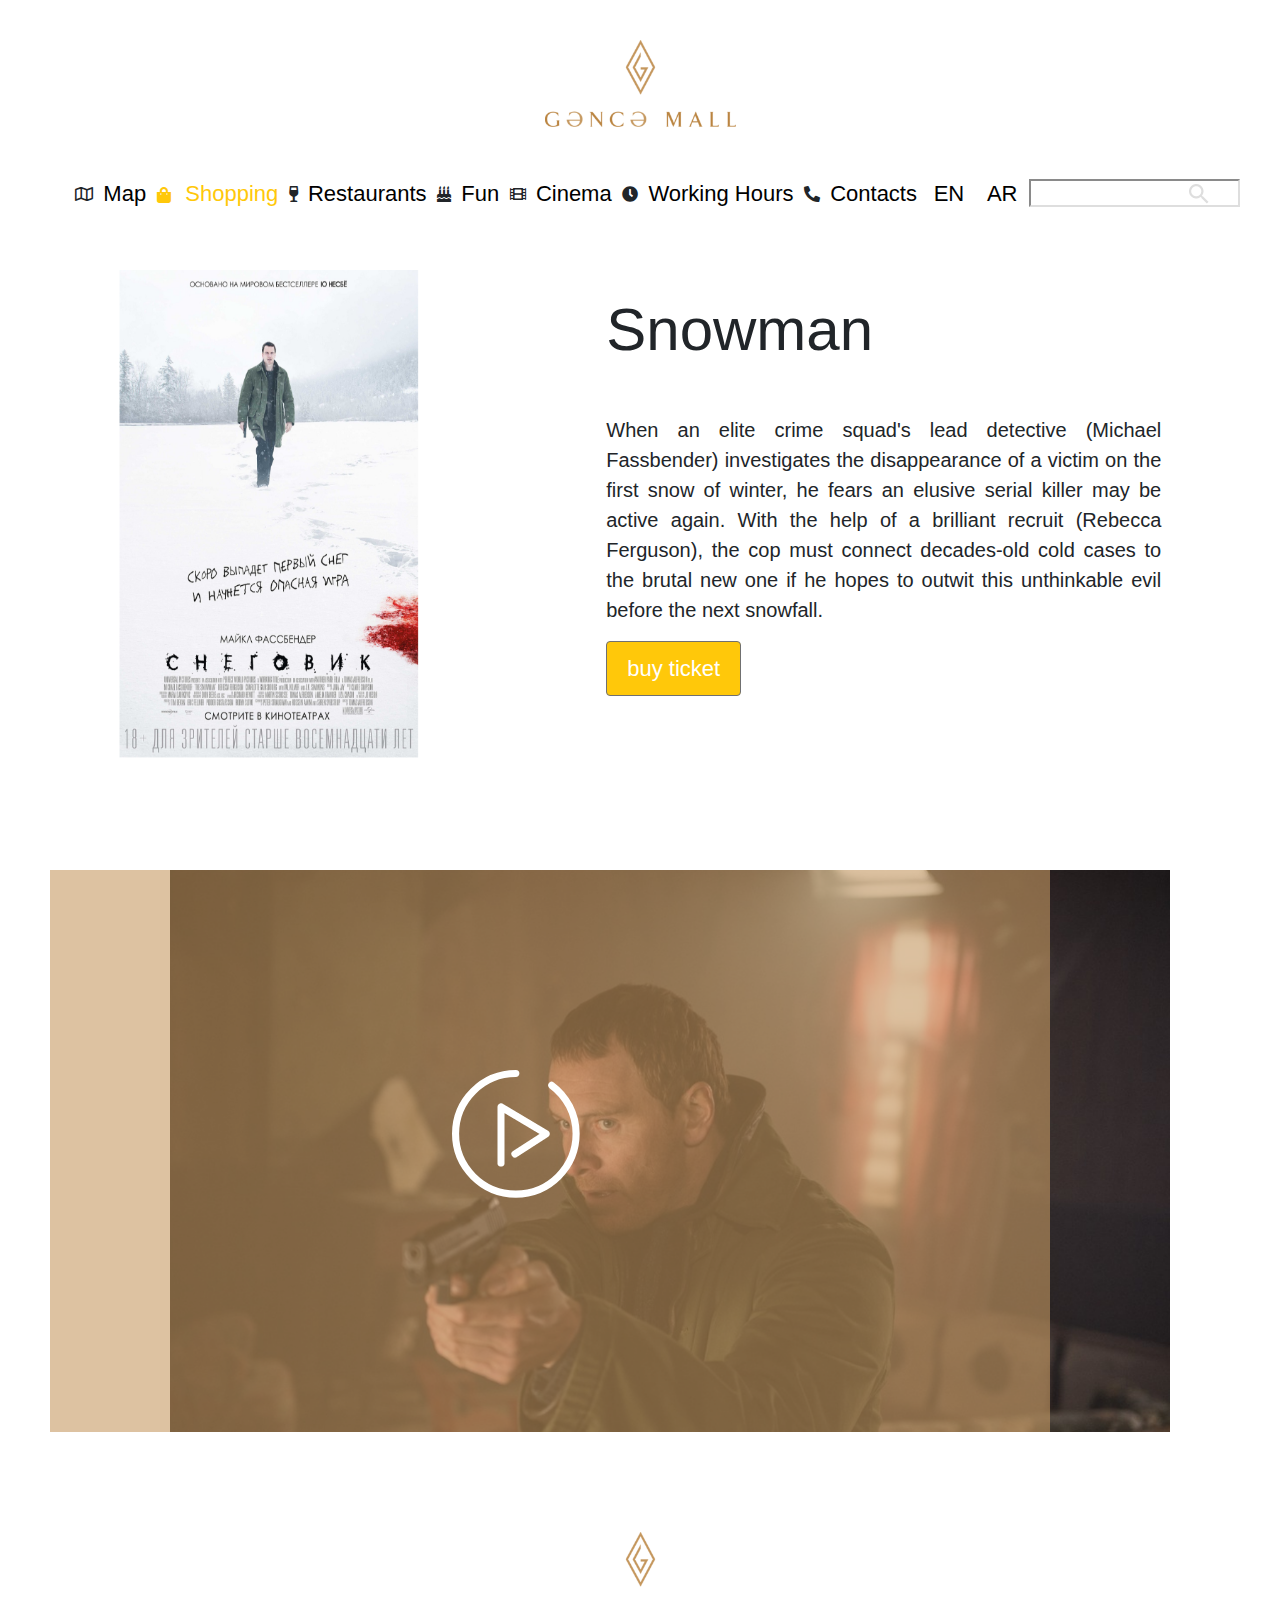
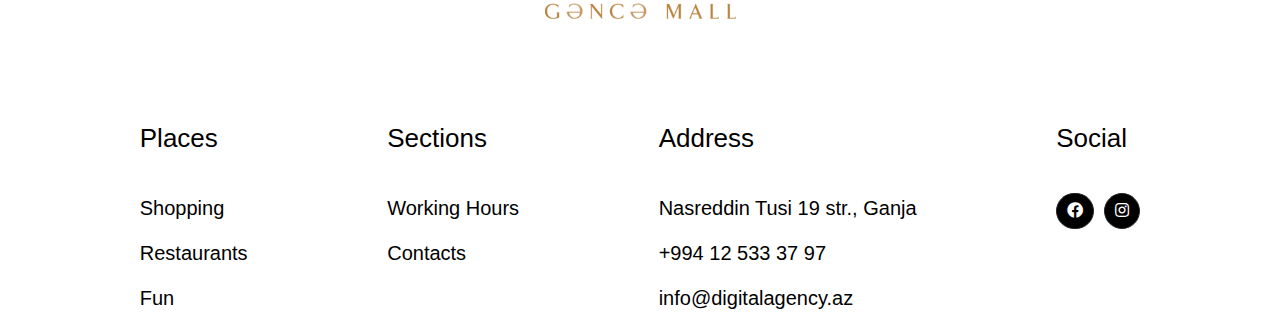
<file: movie-page.html>
<!DOCTYPE html>
<html>
    <head>
        <meta charset="utf-8" />
        <meta name="description" content="......" />
        <meta name="author" content="bassam osama" />
        <title>Movie page</title>
        <link rel="stylesheet" href="css/lib/all.min.css" />
        <link rel="stylesheet" href="css/lib/bootstrap.css" />
        <link rel="stylesheet" href="css/style.css" />
        <link rel="stylesheet" href="css/media.css" />
    </head>
    <body>
        <nav>
            <div class="container">
                <div class="content">
                        <div class="logo">
                            <img src="images/logo.png">
                        </div>
                    <div class="nav-items">
                        <ul class="items">
                          <li class="nav-items-logo">
                              <i class="far fa-map"></i>
                              <a href="map-page.html" class="nav-items-text">Map</a>
                          </li>
                          <li class="nav-items-logo-active">
                              <i class="fas fa-shopping-bag"></i>
                              <a href="#" class="nav-items-text-active">Shopping</a>
                          </li>
                          <li class="nav-items-logo">
                              <i class="fas fa-wine-glass-alt"></i>
                              <a href="#" class="nav-items-text">Restaurants</a>
                          </li>
                          <li class="nav-items-logo">
                              <i class="fas fa-birthday-cake"></i>
                              <a href="news-page.html" class="nav-items-text">Fun</a>
                          </li>
                          <li class="nav-items-logo">
                              <i class="fas fa-film"></i>
                              <a href="index.html" class="nav-items-text">Cinema</a>
                          </li>
                          <li class="nav-items-logo">
                              <i class="fas fa-clock"></i>
                              <a href="#" class="nav-items-text">Working Hours</a>
                          </li>
                          <li class="nav-items-logo">
                              <i class="fas fa-phone-alt"></i>
                              <a href="#" class="nav-items-text">Contacts</a>
                          </li>
                        </ul>
                        <div class="languages">
                          <a href="#" class="lang">EN</a>
                          <a href="#" class="lang">AR</a> 
                        </div>
                        <div class="search-bar">
                          <input type="text" class="search-input">  
                          <img src="images/search.png" class="search-icon">
                        </div>
                    </div>
                </div>
            </div>
        </nav>
        <main>
            <div class="container">
                <div class="content">
                    <div class="row">
                        <div class="col-4">
                            <img src="images/ice-man.png" class="iceman">
                        </div>
                        <div class="col-6">
                            <span>Snowman</span>
                            <p>When an elite crime squad's lead detective (Michael Fassbender) investigates the disappearance of a victim on the first snow of winter, he fears an elusive serial killer may be active again. With the help of a brilliant recruit (Rebecca Ferguson), the cop must connect decades-old cold cases to the brutal new one if he hopes to outwit this unthinkable evil before the next snowfall.</p>
                            <div class="btn">
                                <span>buy ticket</span>
                            </div>
                        </div>
                    </div>
                    <div>
                        <img src="images/film.png" class="film">
                        <img src="images/rectangle.png" class="rec">
                        <img src="images/play-button.png" class="play-btn">
                    </div>
                </div>
            </div>
        </main>
        <footer>
            <div class="container">
                <div class="content">
                    <div class="header">
                        <img src="images/logo.png">
                    </div>
                    <div class="footer-items">
                        <div class="footer-list">
                            <div class="item-header">
                                <a href="#" class="item-header">Places</a>
                            </div>
                            <div class="item-selections"> 
                                <a href="#" class="item-selections">Shopping</a>
                            </div>
                            <div class="item-selections">
                                <a href="#" class="item-selections">Restaurants</a>
                            </div>
                            <div class="item-selections">
                                <a href="#" class="item-selections">Fun</a>
                            </div>
                        </div>
                        <div class="footer-list">
                            <div class="item-header">
                                <a href="#" class="item-header">Sections</a>
                            </div>
                            <div class="item-selections"> 
                                <a href="#" class="item-selections">Working Hours</a>
                            </div>
                            <div class="item-selections">
                                <a href="#" class="item-selections">Contacts</a>
                            </div>
                        </div>
                        <div class="footer-list">
                            <div class="item-header">
                                <a href="#" class="item-header">Address</a>
                            </div>
                            <div class="item-selections"> 
                                <a href="#" class="item-selections">Nasreddin Tusi 19 str., Ganja</a>
                            </div>
                            <div class="item-selections">
                                <a href="tel:+994-12-533-37-97" class="item-selections">+994 12 533 37 97</a>
                            </div>
                            <div class="item-selections">
                                <a href="mailto:info@google.com" class="item-selections">info@digitalagency.az</a>
                            </div>
                        </div>
                        <div class="footer-list">
                            <div class="item-header">
                                <a href="#" class="item-header">Social</a>
                            </div>
                            <div class="social">
                                <div class="face">
                                <a href="#" class="social-link"><i class="fab fa-facebook"></i></a>
                                </div>
                                <div class="insta">
                                <a href="#" class="social-link"><i class="fab fa-instagram"></i></a>
                                </div>
                            </div>
                        </div>
                    </div>    
                </div>
            </div>
        </footer>
        <script src="js/lib/jquery.slim.min.js"></script>
        <script src="js/lib/bootstrap.bundle.min.js"></script>
    </body>
</html>
</file>
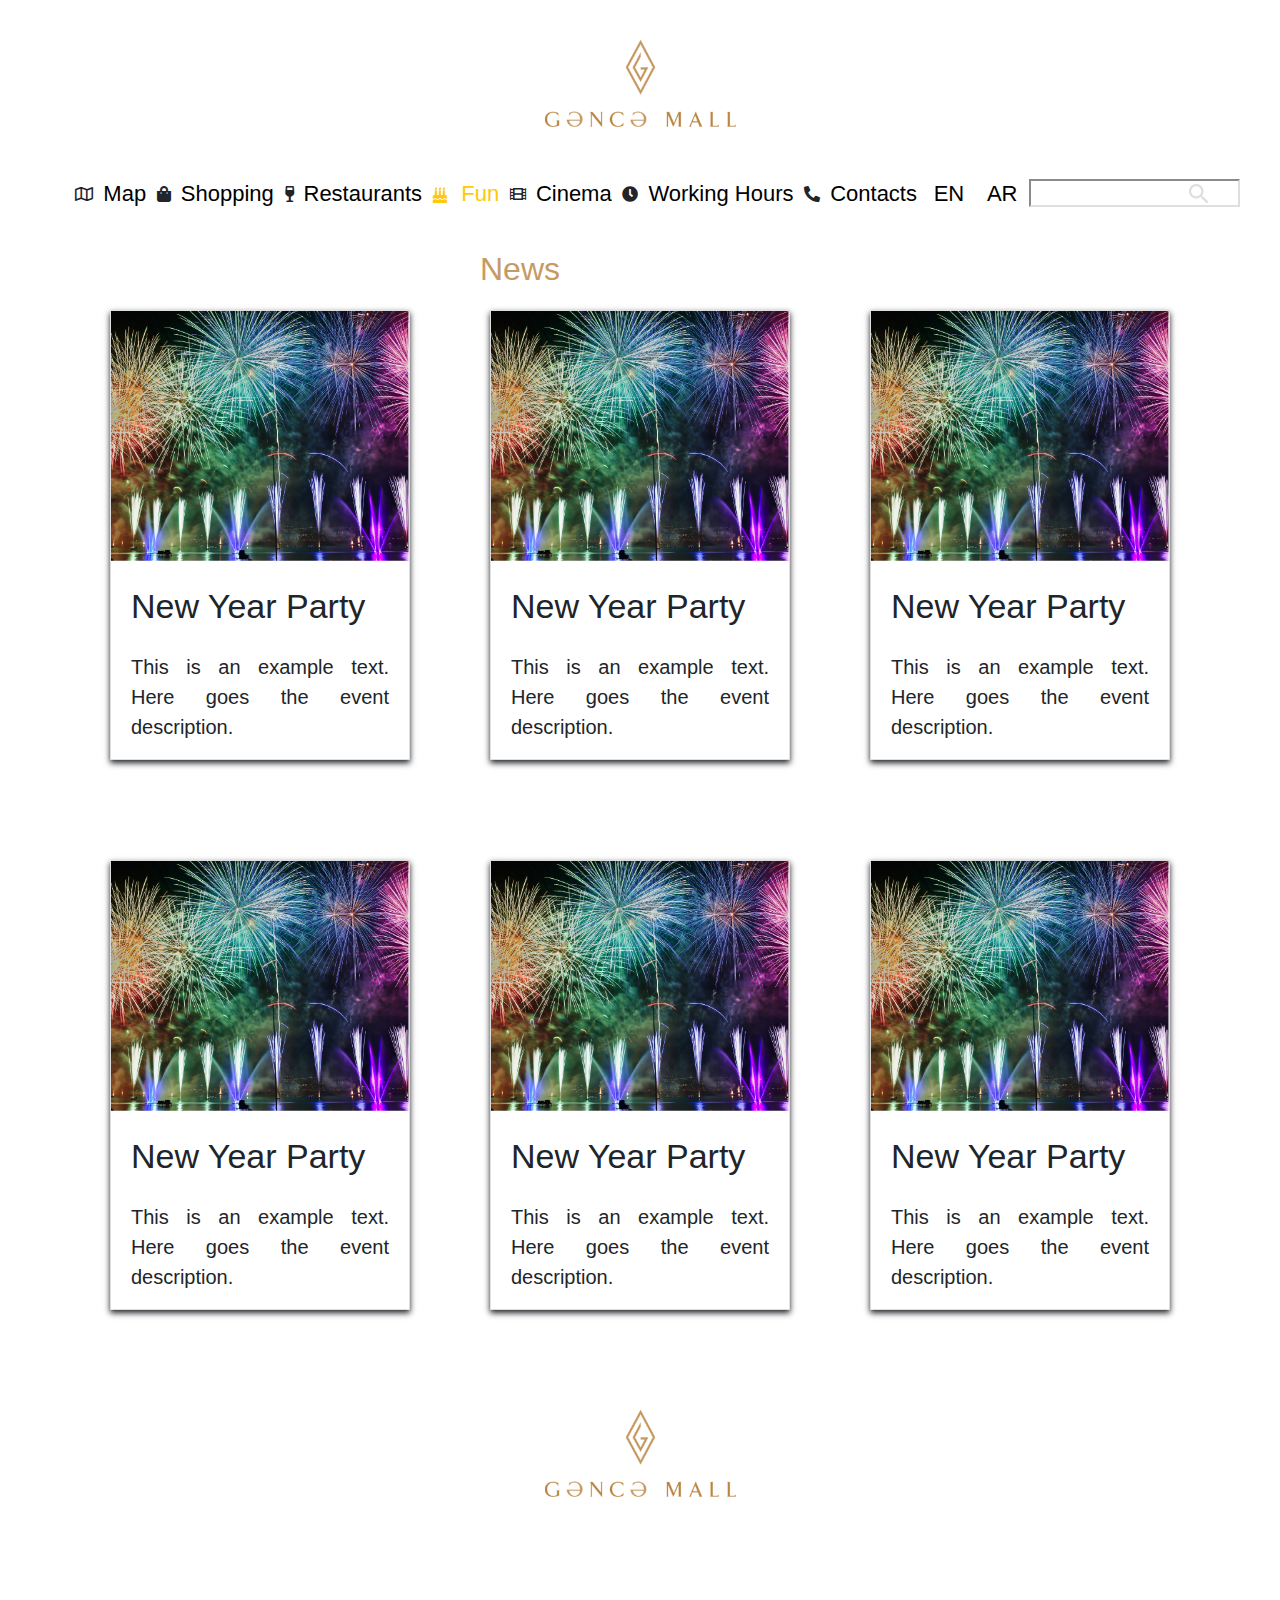
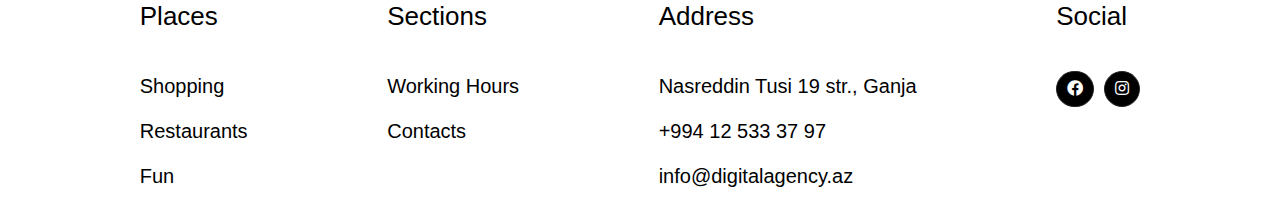
<file: news-page.html>
<!DOCTYPE html>
<html>
    <head>
        <meta charset="utf-8" />
        <meta name="description" content="......" />
        <meta name="author" content="bassam osama" />
        <title>news page</title>
        <link rel="stylesheet" href="css/lib/all.min.css" />
        <link rel="stylesheet" href="css/lib/bootstrap.css" />
        <link rel="stylesheet" href="css/style.css" />
        <link rel="stylesheet" href="css/media.css" />
    </head>
    <body>
        <nav>
            <div class="container">
                <div class="content">
                        <div class="logo">
                            <img src="images/logo.png">
                        </div>
                    <div class="nav-items">
                        <ul class="items">
                          <li class="nav-items-logo">
                              <i class="far fa-map"></i>
                              <a href="map-page.html" class="nav-items-text">Map</a>
                          </li>
                          <li class="nav-items-logo">
                              <i class="fas fa-shopping-bag"></i>
                              <a href="article-page.html" class="nav-items-text">Shopping</a>
                          </li>
                          <li class="nav-items-logo">
                              <i class="fas fa-wine-glass-alt"></i>
                              <a href="#" class="nav-items-text">Restaurants</a>
                          </li>
                          <li class="nav-items-logo-active">
                              <i class="fas fa-birthday-cake"></i>
                              <a href="#" class="nav-items-text-active">Fun</a>
                          </li>
                          <li class="nav-items-logo">
                              <i class="fas fa-film"></i>
                              <a href="index.html" class="nav-items-text">Cinema</a>
                          </li>
                          <li class="nav-items-logo">
                              <i class="fas fa-clock"></i>
                              <a href="#" class="nav-items-text">Working Hours</a>
                          </li>
                          <li class="nav-items-logo">
                              <i class="fas fa-phone-alt"></i>
                              <a href="#" class="nav-items-text">Contacts</a>
                          </li>
                        </ul>
                        <div class="languages">
                          <a href="#" class="lang">EN</a>
                          <a href="#" class="lang">AR</a> 
                        </div>
                        <div class="search-bar">
                          <input type="text" class="search-input">  
                          <img src="images/search.png" class="search-icon">
                        </div>
                    </div>
                </div>
            </div>
        </nav>
        <main>
            <div class="container">
                <div class="content">
                    <div class="news">
                        <h2>News</h2>
                    </div>
                    <div class="movies">
                        <div class="col-4">
                         <div class="movie">
                          <img src="images/festival.png" class="film-img">
                          <div class="text">
                           <div class="name">New Year Party</div>
                           <p class="des">This is an example text. Here goes the event description.</p>
                          </div>
                         </div>
                        </div>
                        <div class="col-4">
                         <div class="movie">
                          <img src="images/festival.png" class="film-img">
                          <div class="text">
                           <div class="name">New Year Party</div>
                           <p class="des">This is an example text. Here goes the event description.</p>
                          </div>
                         </div>
                        </div>
                        <div class="col-4">
                         <div class="movie">
                          <img src="images/festival.png" class="film-img">
                          <div class="text">
                           <div class="name">New Year Party</div>
                           <p class="des">This is an example text. Here goes the event description.</p>
                          </div>
                         </div>
                        </div>
                    </div>
                    <div class="movies">
                        <div class="col-4">
                         <div class="movie">
                          <img src="images/festival.png" class="film-img">
                          <div class="text">
                           <div class="name">New Year Party</div>
                           <p class="des">This is an example text. Here goes the event description.</p>
                          </div>
                         </div>
                        </div>
                        <div class="col-4">
                         <div class="movie">
                          <img src="images/festival.png" class="film-img">
                          <div class="text">
                           <div class="name">New Year Party</div>
                           <p class="des">This is an example text. Here goes the event description.</p>
                          </div>
                         </div>
                        </div>
                        <div class="col-4">
                         <div class="movie">
                          <img src="images/festival.png" class="film-img">
                          <div class="text">
                           <div class="name">New Year Party</div>
                           <p class="des">This is an example text. Here goes the event description.</p>
                          </div>
                         </div>
                        </div>
                    </div>
                </div>
            </div>
        </main>
        <footer>
            <div class="container">
                <div class="content">
                    <div class="header">
                        <img src="images/logo.png">
                    </div>
                    <div class="footer-items">
                        <div class="footer-list">
                            <div class="item-header">
                                <a href="#" class="item-header">Places</a>
                            </div>
                            <div class="item-selections"> 
                                <a href="#" class="item-selections">Shopping</a>
                            </div>
                            <div class="item-selections">
                                <a href="#" class="item-selections">Restaurants</a>
                            </div>
                            <div class="item-selections">
                                <a href="#" class="item-selections">Fun</a>
                            </div>
                        </div>
                        <div class="footer-list">
                            <div class="item-header">
                                <a href="#" class="item-header">Sections</a>
                            </div>
                            <div class="item-selections"> 
                                <a href="#" class="item-selections">Working Hours</a>
                            </div>
                            <div class="item-selections">
                                <a href="#" class="item-selections">Contacts</a>
                            </div>
                        </div>
                        <div class="footer-list">
                            <div class="item-header">
                                <a href="#" class="item-header">Address</a>
                            </div>
                            <div class="item-selections"> 
                                <a href="#" class="item-selections">Nasreddin Tusi 19 str., Ganja</a>
                            </div>
                            <div class="item-selections">
                                <a href="tel:+994-12-533-37-97" class="item-selections">+994 12 533 37 97</a>
                            </div>
                            <div class="item-selections">
                                <a href="mailto:info@google.com" class="item-selections">info@digitalagency.az</a>
                            </div>
                        </div>
                        <div class="footer-list">
                            <div class="item-header">
                                <a href="#" class="item-header">Social</a>
                            </div>
                            <div class="social">
                                <div class="face">
                                <a href="#" class="social-link"><i class="fab fa-facebook"></i></a>
                                </div>
                                <div class="insta">
                                <a href="#" class="social-link"><i class="fab fa-instagram"></i></a>
                                </div>
                            </div>
                        </div>
                    </div>    
                </div>
            </div>
        </footer>
        <script src="js/lib/jquery.slim.min.js"></script>
        <script src="js/lib/bootstrap.bundle.min.js"></script>
    </body>
</html>
</file>
<file: css/style.css>
*{
    padding: 0px;
    margin: auto;
}
.container{
    padding: 0px;
}
.container .content .logo{
    width: 100%;
    display: flex;
    margin-top: 40px;
}
.container .content .nav-items{
    width: 100%;
    display: flex;
    margin-top: 50px;
    align-content: center;
}
.container .content .nav-items .items{
    display: flex;
    list-style: none;
    justify-content: space-between;
    width: 80%;
    margin-bottom: 0px;
}
.container .content .nav-items .items :hover{
    color: #FFC80A;
    text-decoration: none;
}
.container .content .nav-items .items .nav-items-logo{
    display: flex;
}
.container .content .nav-items .items .nav-items-logo-active{
    color: #FFC80A;
}
.nav-items-text{
    font-size: 22px;
    text-decoration: none;
    color: black;
    margin-left: 10px;
}
.nav-items-text-active{
    font-size: 22px;
    text-decoration: none;
    color: #FFC80A;
    margin-left: 10px;
}
.container .content .nav-items .languages{
    display: flex;
    justify-content: space-between;
    width: 10%;
}
.container .content .nav-items .languages :hover{
    color: #C69A63;
    text-decoration: none;
}
.lang{
    text-decoration: none;
    color: black;
    font-size: 22px;
}
.container .content .nav-items .search-bar{
    display: flex;
    position: relative;
    width: 17%;
}
.container .content .nav-items .search-bar .search-input{
    position: absolute;
    top: -15px;
    border-radius: 0px;
    border-color: #DEDEDE;
}
.container .content .nav-items .search-bar .search-icon{
    position: absolute;
    top: -10px;
    left: 160px;
}
.container .content .movies{
    display: flex;
    margin-top: 100px;
    position: relative;
}
.container .content .movies .movie{
    width: 300px;
    height: 450px;
    box-shadow: 0px 3px 6px;
    border: solid 1px;
    border-color: #DEDEDE;
}
.container .content .movies .movie .film-img{
    width: 298px;
    height: 250px;
}
.container .content .movies .movie .text{
    padding: 20px;
}
.container .content .movies .movie .name{
    font-size: 34px;
    position: relative;
}
.container .content .movies .movie .des{
    font-size: 20px;
    margin-top: 20px;
    text-align: justify;
}
.container .content .header{
    display: flex;
    margin: 100px 0px;
    position: relative;
}
.container .content .footer-items{
    display: flex;
}
.container .content .footer-items :hover{
    text-decoration: none;
    color: #FFC80A;
}
.container .content .footer-items .footer-list{
    margin-top: 0px;
}
.item-header{
    font-size: 26px;
    margin-bottom: 35px;
    text-decoration: none;
    color: black;
}
.item-selections{
    font-size: 20px;
    margin-bottom: 15px;
    text-decoration: none;
    color: black;
}
.container .content .footer-items .footer-list .social{
    display: flex;
}
.container .content .footer-items .footer-list .social .face{
    border: solid 1px;
    border-radius: 30px;
    padding: 5px 10px;
    background-color: black;
}
.container .content .footer-items .footer-list .social .insta{
    border: solid 1px;
    border-radius: 30px;
    padding: 5px 10px;
    background-color: black;
    margin-left: 10px;
}
.container .content .footer-items .footer-list .social .social-link{
    text-decoration: none;
    color: white;
}
.container .content .left .search-bar .search-input{
    border: none;
    margin-left: 20px;
}
.container .content-map{
    display: flex;
    margin-top: 100px;
}
.container .content .content-brand{
    display: flex;
}
.container .content-map .left .catgouries .cat-row{
    display: flex;
    margin-top: 20px;
} 
.container .content-map .left .catgouries .cat-row .box{
    border: solid 1px;
    width: 120px;
    height: 120px;
    border-color:#DEDEDE;
    box-shadow: 0px 3px 6px;
    position: relative;
}
.container .content-map .left .catgouries .cat-row .box .catgoury{
    position: absolute;
    top: 25%;
    right: 30%;
}
.container .content-map .left .catgouries .cat-row .box .catgoury-text{
    position: absolute;
    top: 70%;
    right: 25%;
    text-decoration: none;
    color: black;
}
.container .content-map .left .catgouries .cat-row .loc-box{
    border: solid 1px;
    width: 266px;
    height: 120px;
    border-color:#DEDEDE;
    box-shadow: 0px 3px 6px;
    position: relative;
}
.container .content-map .left .catgouries .cat-row .loc-box .loc{
    position: absolute;
    top: 20%;
    right: 35%;
}
.container .content-map .left .catgouries .cat-row .loc-box .loc-text{
    position: absolute;
    top: 60%;
    right: 27%;
}
.container .content-map .left ,.container .content-brand .left{
    width: 50%;
}
.container .content-map .right ,.container .content-brand .right{
    width: 50%;
    position: relative;
}
.container .content-map .right .map ,.container .content-brand .right .map{
    width: 600px;
    height: 400px;
}
.container .content .floor{
    display: flex;
}
.container .content .floor .scores{
    display: flex;
    width: 40%;
    margin: 0px;
    margin-top: 0px;
}
.container .content .floor .scores .box{
    border: solid 1px;
    width: 145px;
    height: 90px;
    border-color:#DEDEDE;
    position: relative;
    margin-top: 20px;
}
.container .content .floor .scores .box .num{
    font-size: 50px;
    position: absolute;
    right: 40%;
    top: 10%;
}
.container .content .floor .scores .box-active .num-active{
    font-size: 50px;
    position: absolute;
    right: 40%;
    top: 10%;
    color: #C69A63;
}
.container .content .floor .scores .box-active{
    border: solid 1px;
    width: 145px;
    height: 90px;
    position: relative;
    border-color: #C69A63;
    margin-top: 20px;
}
.container .content .floor .floor-brands{
    margin-left: 100px;
    width: 60%;
    text-align: center;
}
.container .content .floor .floor-brands img{
    margin-left: 30px;
    margin-top: 20px;
}
.container .content .news{
    position: absolute;
    top: 250px;
    right: 720px;
    color: #C69A63;
}
.container .content .content-map .right .number ,.container .content .content-brand .right .number{
    position: absolute;
    top: 0px;
    right: 55px;
}
.container .content .content-map .right .floor-txt ,.container .content .content-brand .right .floor-txt{
    position: absolute;
    top: 30px;
    right: 0px;
}
.container .content .content-map .right .st ,.container .content .content-brand .right .st{
    position: absolute;
    top: 50px;
    right: 30px;
}
.container .content .content-brand .left{
    margin: 0px;
    margin-top: 40px;
}
.container .content .content-brand .right{
    margin-top: 30px;
}
.container .content .content-brand .left .logo-lr{
    margin: 70px 0px 50px 0px;
}
.container .content .content-brand .left .des{
    font-size: 28px;
}
.container .content .content-brand .left .info{
    margin-top: 20px;
}
.container .content .content-brand .left .info .brand-contact-num{
    margin-left: 20px;
    text-decoration: none;
    color: black;
}
.container .content .content-brand .left .btn{
    background-color: #FFFBF1;
    display: flex;
    margin: 40px 0px 0px 0px;
    padding: 20px 10px;
    width: 150px;
    justify-content: space-between;
}
.container .content .content-brand .left .categories{
    display: flex;
} 
.container .content .content-brand .left .categories .scroll-bar{
    width: 25px;
    height: 400px;
    border: solid 1px;
    margin: 0px;
    border-radius: 13px;
}
.container .content .content-brand .left .categories .scroll-bar .scroll{
    width: 23px;
    height: 70px;
    border-radius: 13px;
    background-color: #C69A63;   
}
.container .content .content-brand .left .categories .brands-row{
    display: flex;
    flex-direction: column;
    margin: 20px 50px;
    justify-content: space-between;
}
.row .col-8 {
    margin-top: 80px;
}
.row .col-4{
    margin-top: 60px;
}
.container .content .row .col-8 .shopping-left img{
    width: 750px;
    height: 375px;
}
.row .col-8 .big-sale{
    color: #C69A63;
    font-size: 72px;
    margin-left: 40px;
    margin-top: 40px;
    margin-bottom: 40px;
}
.row .col-8 .des{
    font-size: 20px;
    margin-left: 40px;
}
.container .content .row .col-4 .shopping-right .movie{
    margin-top: 20px;
    border: solid 1px;
    border-color: #DEDEDE;
    box-shadow: 0px 3px 6px;
}
.container .content .row .col-4 .shopping-right .movie img{
    width: 330px;
    height: 250px;
}
.container .content .row .col-4 .shopping-right .movie .name{
    font-size: 34px;
}
.row .col-4 .shopping-right .movie .des{
    font-size: 20px;
}
.row .col-4 .shopping-right .movie .text{
    margin-left: 10px;
    margin-top: 20px;
} 
.container .content .row .col-4 .shopping-right .col .new{
    display: flex;
}
.container .content .row .col-4 .shopping-right .col .new div{
    margin: 0px;
    font-size: 34px;
}
.container .content .row .col-4 .shopping-right .col .new .see-all{
    margin-left: 175px;
    font-size: 20px;
    margin-top: 10px;
}
.row .col-4 .iceman{
    width: 300px;
    height: 500px;
}
.row .col-6 span{
    font-size: 60px;
}
.row .col-6 p{
    font-size: 20px;
    text-align: justify;
    margin-top: 40px;
}
.row .col-6 .btn{
    border: solid 1px;
    border-color: #707070;
    background-color: #FFC80A;
    color: white;
    padding: 10px 20px;
}
.row .col-6 .btn span{
    font-size: 22px;
}
.film{
    width: 1000px;
    margin-left: 100px;
    margin-top: 100px;
}
.rec{
    width: 1000px;
    position: absolute;
    top: 870px;
    right: 230px;
}
.play-btn{
    position: absolute;
    right: 700px;
    top: 1070px;
}
</file>
<file: css/media.css>
@media (min-width:1201px) and (max-width:1440px)
{

}
@media (min-width:1025px) and (max-width:1200px)
{
    
}
@media (min-width:993px) and (max-width:1024px)
{
    
}
@media (min-width:769px) and (max-width:992px)
{
    
}
@media (min-width:577px) and (max-width:768px)
{
    
}
@media (min-width:426px) and (max-width:576px)
{
    
}
@media (min-width:376px) and (max-width:425px)
{
    
}
@media (min-width:321px) and (max-width:375px)
{
    
}
@media (max-width:320px)
{
    
}
</file>
